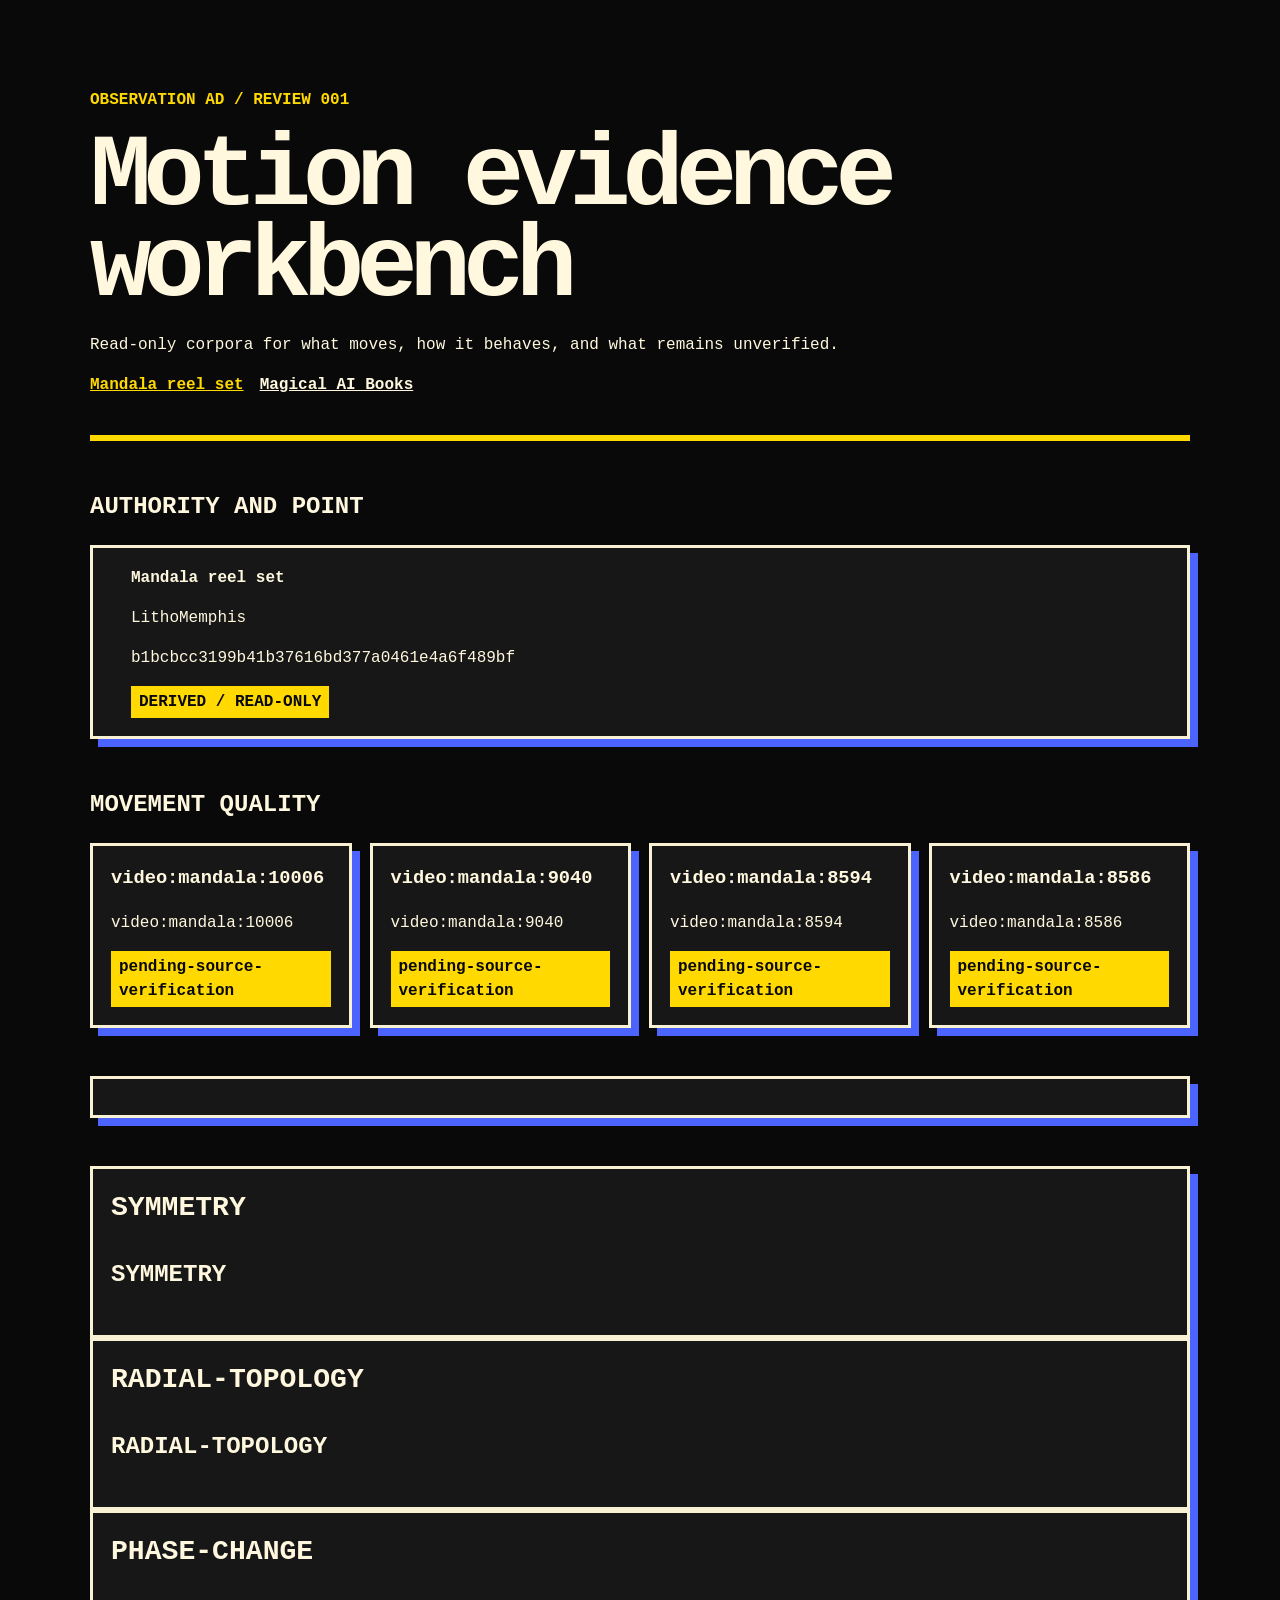
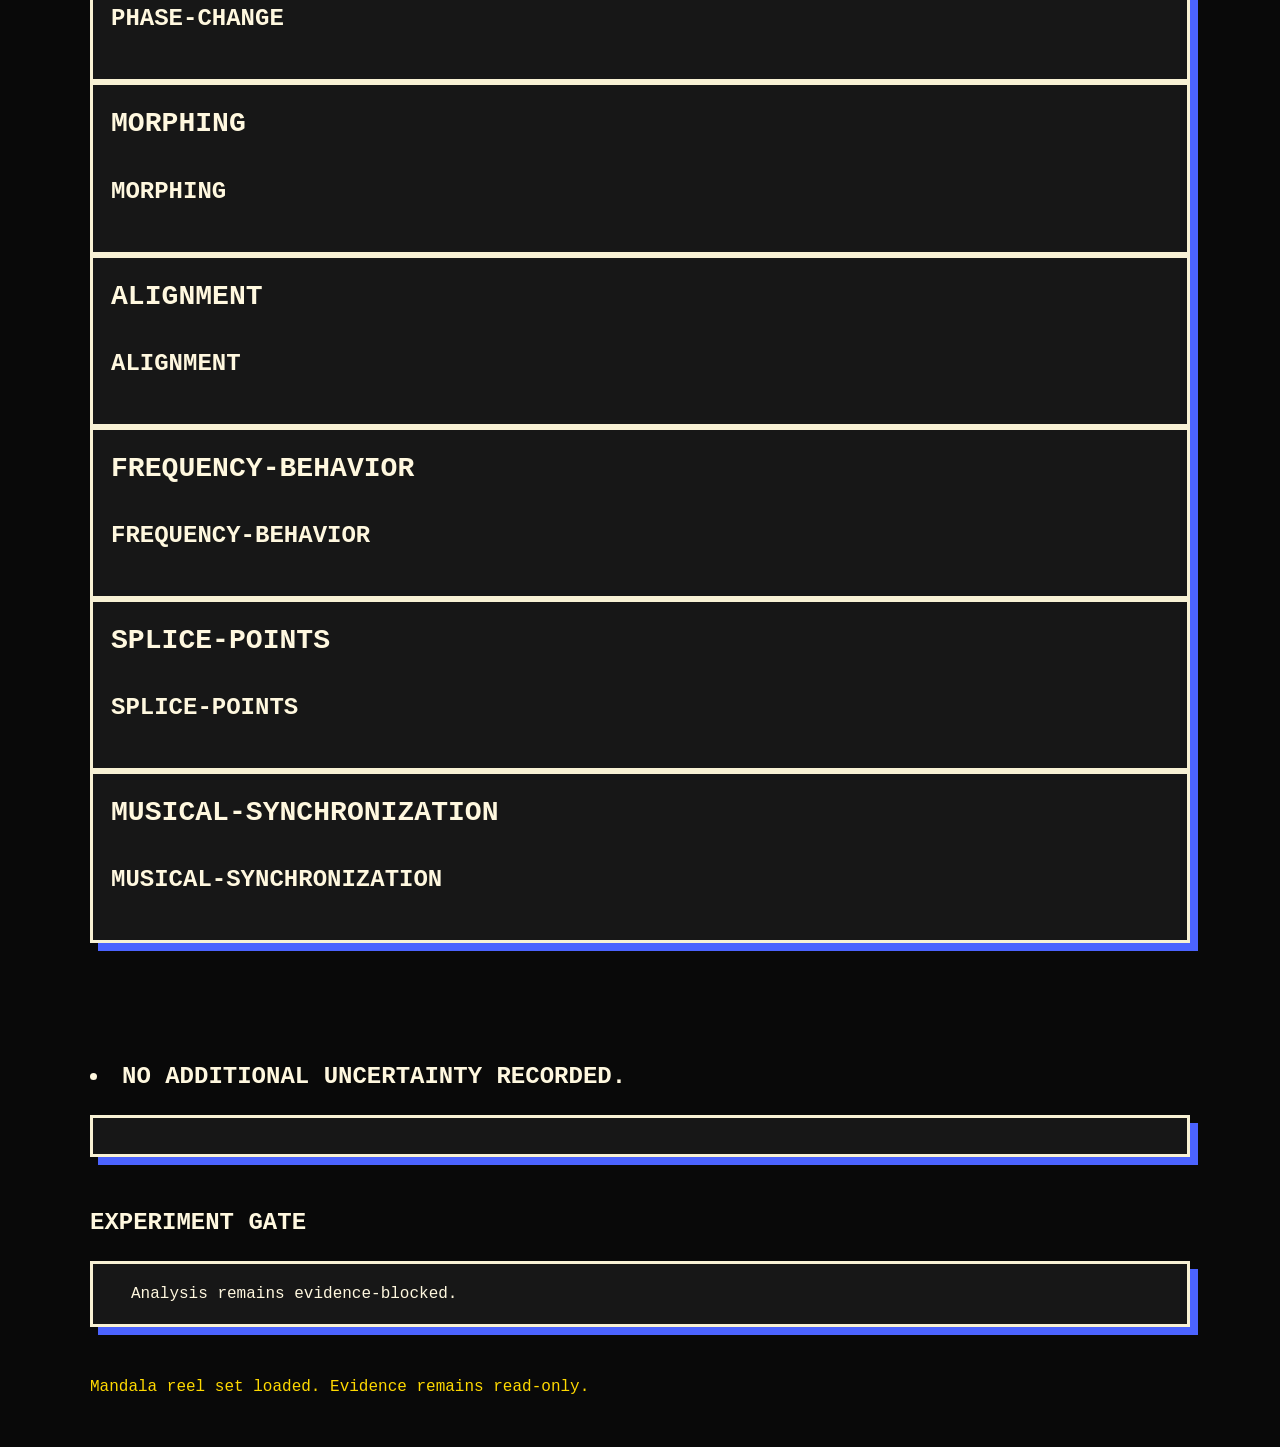
<file: review/index.html>
<!doctype html><html lang="en"><head><meta charset="utf-8"><meta name="viewport" content="width=device-width,initial-scale=1"><title>Observation Ad — Motion Evidence Review</title><link rel="stylesheet" href="styles.css"></head><body><a class="skip" href="#main-content">Skip to evidence</a><header><p class="eyebrow">OBSERVATION AD / REVIEW 001</p><h1>Motion evidence workbench</h1><p>Read-only corpora for what moves, how it behaves, and what remains unverified.</p><nav id="dataset-nav" aria-label="Evidence corpora"></nav></header><main id="main-content"><section aria-labelledby="authority"><h2 id="authority">Authority and point</h2><div id="authority-card" class="panel"></div></section><section aria-labelledby="scenes"><h2 id="scenes">Movement quality</h2><div id="scene-grid" class="grid"></div></section><section aria-labelledby="vocabulary"><h2 id="vocabulary">Director vocabulary</h2><ul id="vocabulary" class="panel"></ul></section><section aria-labelledby="interpretations"><h2 id="interpretations">What we think</h2><div id="interpretations" class="grid"></div></section><section aria-labelledby="controls"><h2 id="controls">Director controls</h2><div id="controls" class="grid"></div></section><section aria-labelledby="uncertain"><h2 id="uncertain">What remains uncertain</h2><ul id="uncertain" class="panel"></ul></section><section aria-labelledby="gate"><h2 id="gate-heading">Experiment gate</h2><p id="gate" class="panel"></p></section><p id="status" aria-live="polite">Loading governed record…</p></main><script src="app.js"></script></body></html>
</file>
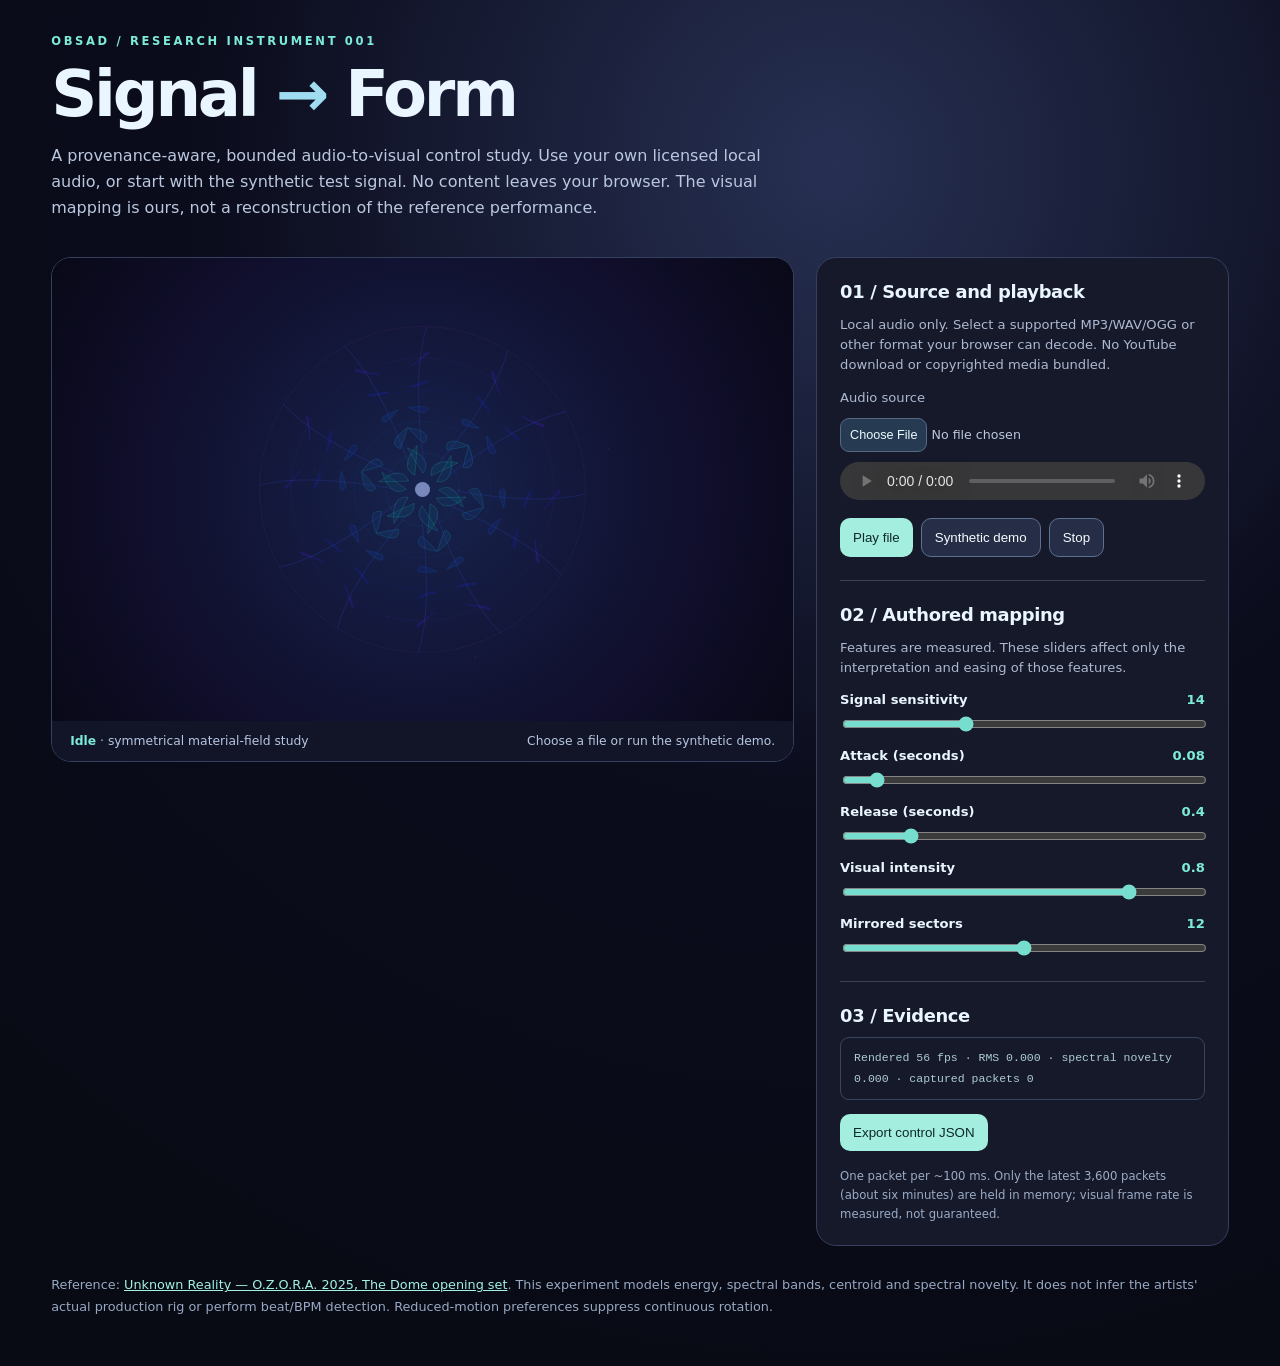
<file: integrations/audio-reactive/index.html>
<!doctype html>
<html lang="en">
<head>
<meta charset="utf-8">
<meta name="viewport" content="width=device-width,initial-scale=1">
<meta name="color-scheme" content="dark">
<title>Signal → Form | Audio Reactive Control Lab</title>
<style>
:root {font-family:Inter, ui-sans-serif, system-ui, sans-serif;color:#e9f5ff;background:#080b18;--edge:#36405e;--quiet:#adb9d1;--aqua:#7debd9;--focus:#f9bd8e}
* {box-sizing:border-box}
body {margin:0;min-height:100vh;background:radial-gradient(circle at 65% 12%,#273053 0,#0b0c1c 43%,#080a14 85%)}
header,main,footer {max-width:1320px;margin:auto;padding-inline:clamp(18px,4vw,54px)}
header {padding-top:34px;padding-bottom:20px}
.eyebrow {color:var(--aqua);text-transform:uppercase;font-size:.72rem;letter-spacing:.23em;font-weight:750}
h1 {font-weight:550;letter-spacing:-.05em;line-height:1.02;font-size:clamp(2.3rem,5vw,5.5rem);margin:.22em 0}
h1 span {color:#9fdcf0}
.lead {max-width:760px;color:#bac8df;line-height:1.62}
.workspace {display:grid;grid-template-columns:minmax(0,1.8fr) minmax(300px,1fr);align-items:start;gap:22px}
.stage {border:1px solid var(--edge);border-radius:20px;overflow:hidden;background:#080818;position:relative}
canvas {display:block;width:100%;height:auto;aspect-ratio:16/10;background:#0b0a22}
.stage-footer {display:flex;justify-content:space-between;align-items:center;padding:13px 18px;gap:10px;font-size:.77rem;color:#b5c6e2;background:#121527}
.stage-footer strong {font-weight:650;color:var(--aqua)}
.panel {border:1px solid var(--edge);border-radius:20px;padding:23px;background:#15192a}
.panel h2 {font-size:1.12rem;font-weight:650;letter-spacing:-.02em;margin:0 0 10px}
.help {color:var(--quiet);font-size:.82rem;line-height:1.5}
.buttons {display:flex;gap:8px;flex-wrap:wrap;margin:14px 0}
button {border:1px solid #5e7090;background:#262d47;color:#f4fbff;padding:11px 13px;border-radius:10px;font:600 .83rem inherit;cursor:pointer;transition:transform .12s,background .12s}
button:hover {background:#364362;transform:translateY(-1px)}
button:focus-visible,input:focus-visible,a:focus-visible {outline:3px solid var(--focus);outline-offset:3px}
button.primary {background:#a3eedf;color:#10282b;border:0}
input[type=file] {width:100%;font:inherit;font-size:.79rem;color:#bcc8db;margin:10px 0}
input[type=file]::file-selector-button {background:#263b52;border:1px solid #576984;border-radius:9px;padding:9px;color:#ebfaff;cursor:pointer}
audio {width:100%;height:38px}
hr {border:0;border-top:1px solid #3b4359;margin:23px 0}
.control {display:grid;gap:7px;margin:14px 0}
.control label {display:flex;justify-content:space-between;gap:10px;font-size:.82rem;font-weight:600}
.control output {color:var(--aqua);font-variant-numeric:tabular-nums}
input[type=range] {width:100%;accent-color:#77ddcf;cursor:pointer}
small {font-size:.73rem;color:#9babc6}
.stat {padding:10px 13px;font-family:ui-monospace,SFMono-Regular,Consolas,monospace;color:#aecbd6;border:1px solid #374561;border-radius:9px;font-size:.72rem;line-height:1.8}
footer {padding-top:28px;padding-bottom:48px;color:#98a9c3;max-width:1320px;font-size:.8rem;line-height:1.7}
footer a {color:#a2f2e3}
@media(max-width:850px){.workspace{grid-template-columns:1fr}.panel{padding:20px}.stage-footer{flex-wrap:wrap}}
@media(prefers-reduced-motion:reduce){button{transition:none}button:hover{transform:none}}
</style>
</head>
<body>
<header>
<div class="eyebrow">OBSAD / RESEARCH INSTRUMENT 001</div>
<h1>Signal <span>→</span> Form</h1>
<p class="lead">A provenance-aware, bounded audio-to-visual control study. Use your own licensed local audio, or start with the synthetic test signal. No content leaves your browser. The visual mapping is ours, not a reconstruction of the reference performance.</p>
</header>
<main class="workspace">
<section class="stage" aria-label="Realtime mirrored radial visualization">
<canvas id="visual" aria-label="Animated radial mirrored geometry responding to sound" role="img"></canvas>
<div class="stage-footer"><span><strong id="mode">Idle</strong> · symmetrical material-field study</span><span id="state" role="status">Choose a file or run the synthetic demo.</span></div>
</section>
<aside class="panel">
<h2>01 / Source and playback</h2>
<p class="help">Local audio only. Select a supported MP3/WAV/OGG or other format your browser can decode. No YouTube download or copyrighted media bundled.</p>
<label class="help" for="file">Audio source</label>
<input id="file" type="file" accept="audio/*">
<audio id="player" controls preload="metadata" aria-label="Local audio playback"></audio>
<div class="buttons">
<button class="primary" id="play">Play file</button>
<button id="demo">Synthetic demo</button>
<button id="stop">Stop</button>
</div>
<hr>
<h2>02 / Authored mapping</h2>
<p class="help">Features are measured. These sliders affect only the interpretation and easing of those features.</p>
<div class="control"><label for="sensitivity">Signal sensitivity <output id="sensitivity-out">14</output></label><input id="sensitivity" type="range" min="1" max="40" step="1" value="14"></div>
<div class="control"><label for="attack">Attack (seconds) <output id="attack-out">0.08</output></label><input id="attack" type="range" min=".02" max=".8" step=".02" value=".08"></div>
<div class="control"><label for="release">Release (seconds) <output id="release-out">0.4</output></label><input id="release" type="range" min=".06" max="2" step=".02" value=".4"></div>
<div class="control"><label for="intensity">Visual intensity <output id="intensity-out">0.8</output></label><input id="intensity" type="range" min="0" max="1" step=".05" value=".8"></div>
<div class="control"><label for="sectors">Mirrored sectors <output id="sectors-out">12</output></label><input id="sectors" type="range" min="4" max="20" step="2" value="12"></div>
<hr>
<h2>03 / Evidence</h2>
<p id="stats" class="stat" aria-live="off">Waiting for signal…</p>
<div class="buttons"><button id="export" class="primary">Export control JSON</button></div>
<small>One packet per ~100 ms. Only the latest 3,600 packets (about six minutes) are held in memory; visual frame rate is measured, not guaranteed.</small>
</aside>
</main>
<footer>
Reference: <a href="https://www.youtube.com/watch?v=3GtpHGZZdUc" target="_blank" rel="noopener noreferrer">Unknown Reality — O.Z.O.R.A. 2025, The Dome opening set</a>.
This experiment models energy, spectral bands, centroid and spectral novelty. It does not infer the artists' actual production rig or perform beat/BPM detection. <span>Reduced-motion preferences suppress continuous rotation.</span>
</footer>
<script type="module" src="./app.mjs"></script>
</body>
</html>
</file>
<file: review/styles.css>
:root{color-scheme:dark;--ink:#090909;--paper:#fff8df;--yellow:#ffd900;--red:#ff3b30;--blue:#4b63ff;--line:#f8f1d4}*{box-sizing:border-box}body{margin:0;background:var(--ink);color:var(--paper);font:16px/1.5 ui-monospace,SFMono-Regular,Consolas,monospace}header,main{width:min(1100px,calc(100% - 32px));margin:auto}header{padding:72px 0 38px;border-bottom:6px solid var(--yellow)}h1{font-size:clamp(2.4rem,8vw,6.5rem);line-height:.88;letter-spacing:-.08em;margin:.2em 0}h2{margin-top:48px;text-transform:uppercase}.eyebrow{color:var(--yellow);font-weight:800}nav{display:flex;flex-wrap:wrap;gap:16px}nav a{color:var(--paper);font-weight:800}nav a[aria-current="page"]{color:var(--yellow)}.grid{display:grid;grid-template-columns:repeat(auto-fit,minmax(220px,1fr));gap:18px}.panel,.card,.tag{border:3px solid var(--line);box-shadow:8px 8px 0 var(--blue);padding:18px;background:#171717}.card h3{margin-top:0}.badge{display:inline-block;background:var(--yellow);color:var(--ink);padding:4px 8px;font-weight:900}.panel{padding-left:38px}.skip{position:absolute;left:-999px}.skip:focus{left:12px;top:12px;background:var(--yellow);color:#000;padding:10px;z-index:2}#status{margin:48px 0;color:var(--yellow)}@media(prefers-reduced-motion:no-preference){.card{transition:transform .1s}.card:hover{transform:translate(-4px,-4px)}}@media(prefers-reduced-motion:reduce){*{scroll-behavior:auto!important}}
</file>
